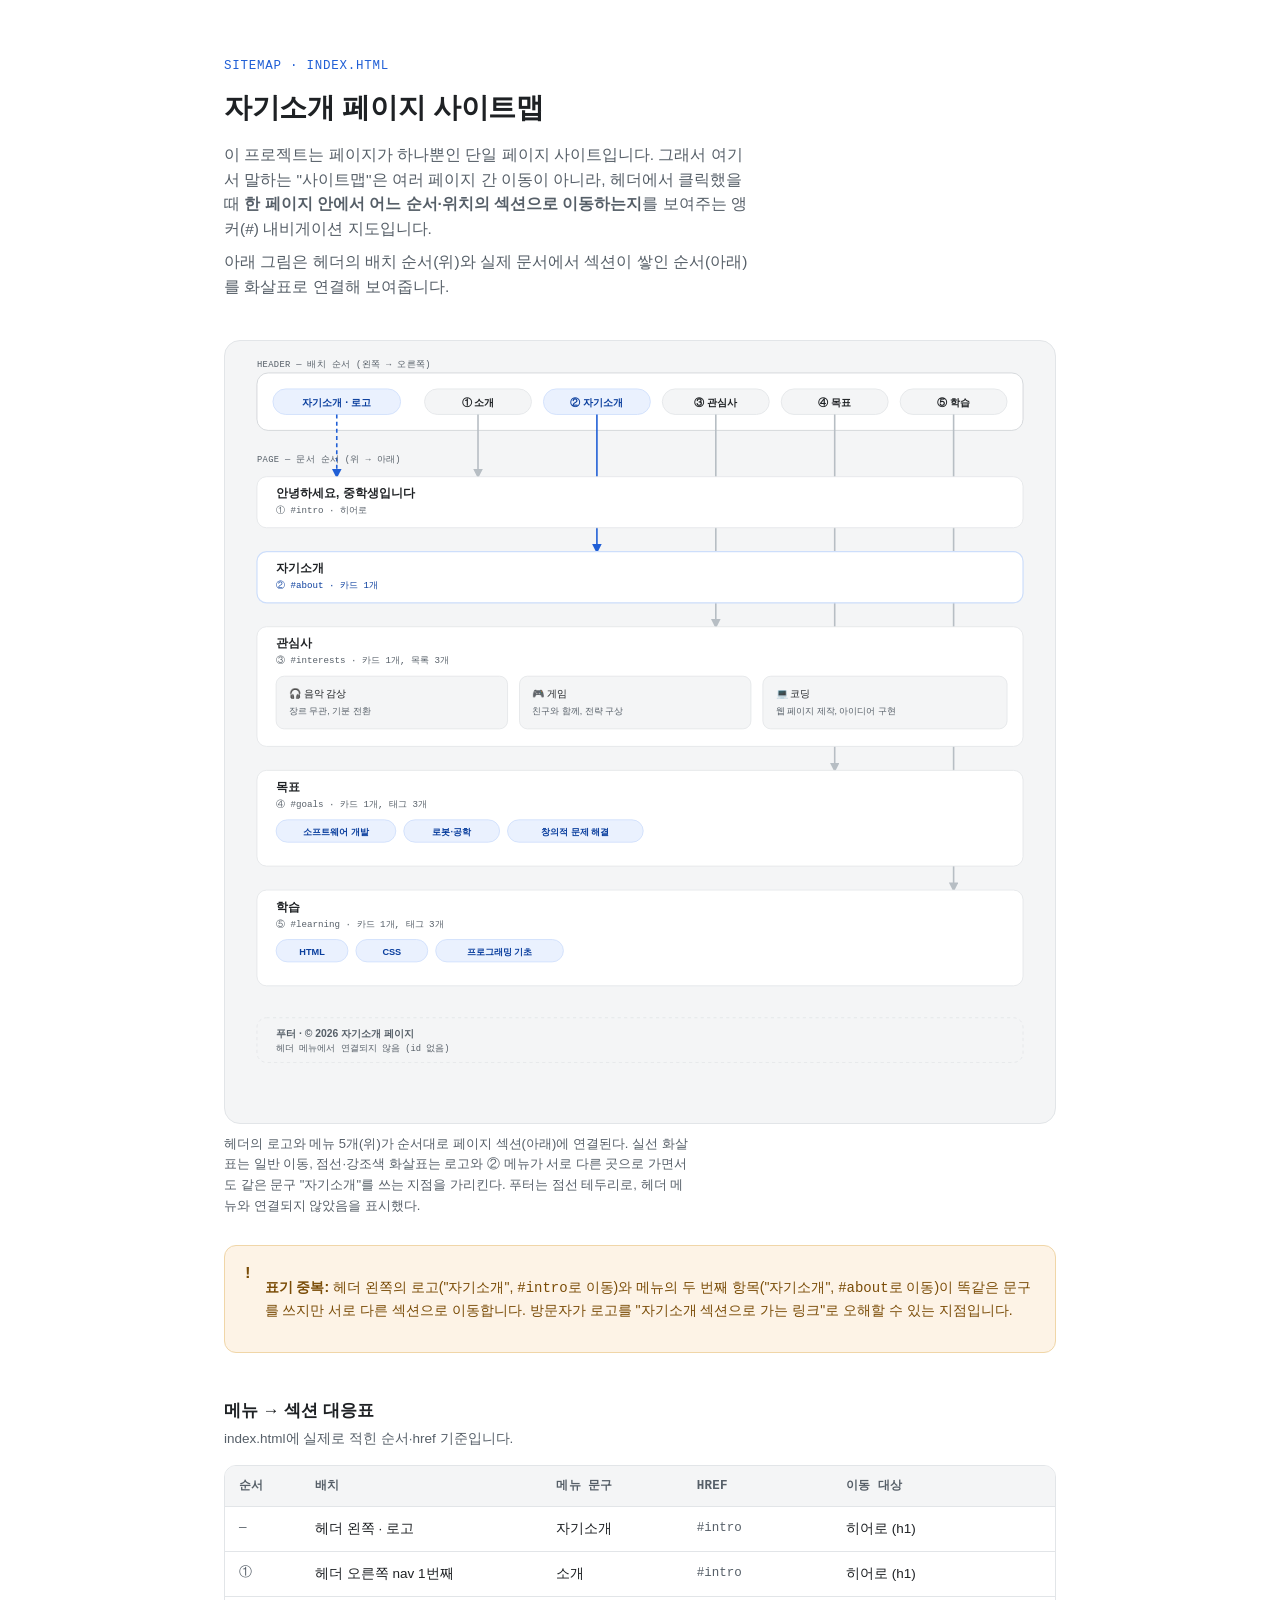
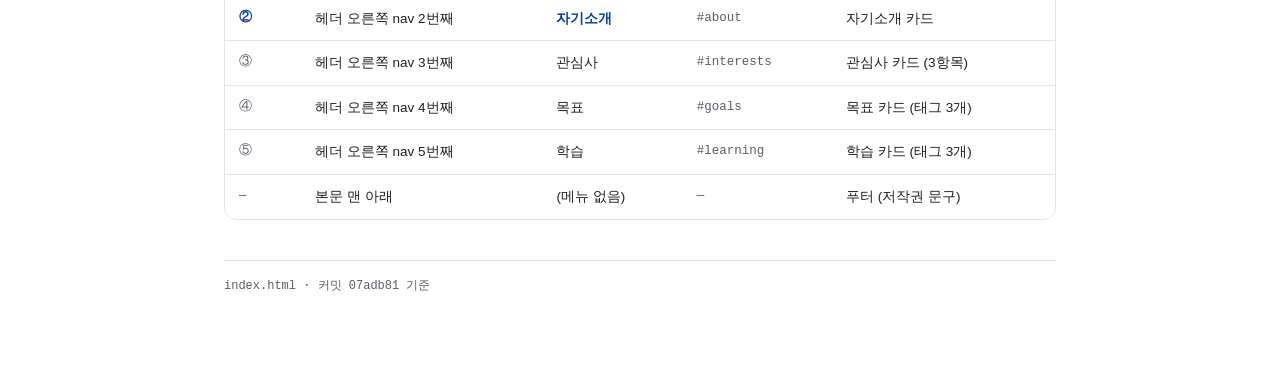
<file: sitemap.html>
<!DOCTYPE html>
<html lang="ko">
<head>
<meta charset="UTF-8">
<meta name="viewport" content="width=device-width, initial-scale=1.0">
<title>자기소개 페이지 사이트맵</title>
<style>
  :root {
    --sm-bg: #ffffff;
    --sm-bg-subtle: #f4f5f6;
    --sm-surface: #ffffff;
    --sm-border: #e2e5e8;
    --sm-border-strong: #cdd1d5;
    --sm-text: #1e2124;
    --sm-text-secondary: #565f68;
    --sm-line: #b7bec4;
    --sm-accent: #205fd6;
    --sm-accent-strong: #0b3f9e;
    --sm-accent-soft: #eaf1fe;
    --sm-accent-soft-border: #cddefb;
    --sm-warn-bg: #fdf3e6;
    --sm-warn-border: #f0d6a8;
    --sm-warn-text: #7a4c07;

    --font-sans: -apple-system, BlinkMacSystemFont, "Apple SD Gothic Neo",
      "Malgun Gothic", "Noto Sans KR", sans-serif;
    --font-mono: ui-monospace, "SF Mono", SFMono-Regular, Menlo, Consolas,
      monospace;
  }

  @media (prefers-color-scheme: dark) {
    :root:not([data-theme="light"]) {
      --sm-bg: #14171b;
      --sm-bg-subtle: #1a1e23;
      --sm-surface: #1c2126;
      --sm-border: #2c333a;
      --sm-border-strong: #3c454e;
      --sm-text: #e8eaed;
      --sm-text-secondary: #9aa4ad;
      --sm-line: #4a545d;
      --sm-accent: #6fa0ff;
      --sm-accent-strong: #9cbeff;
      --sm-accent-soft: #1b2740;
      --sm-accent-soft-border: #2c3f66;
      --sm-warn-bg: #2b2210;
      --sm-warn-border: #5a4419;
      --sm-warn-text: #e3b673;
    }
  }

  :root[data-theme="dark"] {
    --sm-bg: #14171b;
    --sm-bg-subtle: #1a1e23;
    --sm-surface: #1c2126;
    --sm-border: #2c333a;
    --sm-border-strong: #3c454e;
    --sm-text: #e8eaed;
    --sm-text-secondary: #9aa4ad;
    --sm-line: #4a545d;
    --sm-accent: #6fa0ff;
    --sm-accent-strong: #9cbeff;
    --sm-accent-soft: #1b2740;
    --sm-accent-soft-border: #2c3f66;
    --sm-warn-bg: #2b2210;
    --sm-warn-border: #5a4419;
    --sm-warn-text: #e3b673;
  }

  * {
    box-sizing: border-box;
  }

  body {
    margin: 0;
    background: var(--sm-bg);
    color: var(--sm-text);
    font-family: var(--font-sans);
    line-height: 1.6;
  }

  .page {
    max-width: 880px;
    margin: 0 auto;
    padding: 56px 24px 80px;
  }

  .eyebrow {
    font-family: var(--font-mono);
    font-size: 12.5px;
    letter-spacing: 0.06em;
    color: var(--sm-accent);
    text-transform: uppercase;
    margin: 0 0 10px;
  }

  h1 {
    font-size: 28px;
    font-weight: 700;
    margin: 0 0 12px;
    text-wrap: balance;
    letter-spacing: -0.01em;
  }

  .lede {
    font-size: 15.5px;
    color: var(--sm-text-secondary);
    max-width: 62ch;
    margin: 0 0 8px;
  }

  .lede + .lede {
    margin-top: 6px;
  }

  .meta {
    font-family: var(--font-mono);
    font-size: 12px;
    color: var(--sm-text-secondary);
    margin-top: 18px;
  }

  figure {
    margin: 40px 0 0;
  }

  .diagram-frame {
    background: var(--sm-bg-subtle);
    border: 1px solid var(--sm-border);
    border-radius: 16px;
    padding: 16px;
    overflow-x: auto;
  }

  svg {
    display: block;
    width: 100%;
    height: auto;
    min-width: 640px;
  }

  figcaption {
    font-size: 13px;
    color: var(--sm-text-secondary);
    margin-top: 10px;
    max-width: 65ch;
  }

  .callout {
    display: flex;
    gap: 12px;
    margin-top: 28px;
    padding: 16px 18px;
    background: var(--sm-warn-bg);
    border: 1px solid var(--sm-warn-border);
    border-radius: 12px;
  }

  .callout__mark {
    font-family: var(--font-mono);
    font-weight: 700;
    color: var(--sm-warn-text);
    flex-shrink: 0;
  }

  .callout__body {
    font-size: 14px;
    color: var(--sm-warn-text);
  }

  .callout__body strong {
    font-weight: 700;
  }

  h2 {
    font-size: 17px;
    font-weight: 700;
    margin: 44px 0 4px;
  }

  .section-note {
    font-size: 13.5px;
    color: var(--sm-text-secondary);
    margin: 0 0 16px;
  }

  .table-wrap {
    overflow-x: auto;
    border: 1px solid var(--sm-border);
    border-radius: 12px;
  }

  table {
    width: 100%;
    border-collapse: collapse;
    font-size: 13.5px;
    min-width: 620px;
  }

  thead th {
    text-align: left;
    font-family: var(--font-mono);
    font-size: 11.5px;
    letter-spacing: 0.02em;
    text-transform: uppercase;
    color: var(--sm-text-secondary);
    background: var(--sm-bg-subtle);
    padding: 10px 14px;
    border-bottom: 1px solid var(--sm-border);
  }

  tbody td {
    padding: 11px 14px;
    border-bottom: 1px solid var(--sm-border);
    vertical-align: top;
    color: var(--sm-text);
  }

  tbody tr:last-child td {
    border-bottom: none;
  }

  tbody tr.is-collision td:first-child,
  tbody tr.is-collision td:nth-child(3) {
    color: var(--sm-accent-strong);
    font-weight: 600;
  }

  td.mono,
  th.mono {
    font-family: var(--font-mono);
    font-size: 12.5px;
    color: var(--sm-text-secondary);
    white-space: nowrap;
  }

  .foot-note {
    margin-top: 40px;
    font-family: var(--font-mono);
    font-size: 12px;
    color: var(--sm-text-secondary);
    border-top: 1px solid var(--sm-border);
    padding-top: 16px;
  }
</style>
</head>
<body>
<div class="page">
  <p class="eyebrow">sitemap · index.html</p>
  <h1>자기소개 페이지 사이트맵</h1>
  <p class="lede">
    이 프로젝트는 페이지가 하나뿐인 단일 페이지 사이트입니다. 그래서 여기서
    말하는 "사이트맵"은 여러 페이지 간 이동이 아니라, 헤더에서 클릭했을 때
    <strong>한 페이지 안에서 어느 순서·위치의 섹션으로 이동하는지</strong>를
    보여주는 앵커(#) 내비게이션 지도입니다.
  </p>
  <p class="lede">
    아래 그림은 헤더의 배치 순서(위)와 실제 문서에서 섹션이 쌓인 순서(아래)를
    화살표로 연결해 보여줍니다.
  </p>

  <figure>
    <div class="diagram-frame">
      <svg viewBox="0 0 1000 940" role="img" aria-label="헤더의 로고와 5개 메뉴(소개, 자기소개, 관심사, 목표, 학습)가 각각 페이지의 히어로, 자기소개, 관심사, 목표, 학습 섹션으로 순서대로 연결되며, 로고와 두 번째 메뉴가 같은 '자기소개' 문구를 쓰면서도 서로 다른 섹션으로 연결되는 것을 보여주는 다이어그램. 푸터는 헤더 메뉴와 연결되어 있지 않다.">
        <defs>
          <marker id="arrow-n" viewBox="0 0 10 10" refX="8" refY="5" markerWidth="6" markerHeight="6" orient="auto-start-reverse">
            <path d="M0,0 L10,5 L0,10 z" fill="var(--sm-line)"></path>
          </marker>
          <marker id="arrow-a" viewBox="0 0 10 10" refX="8" refY="5" markerWidth="6" markerHeight="6" orient="auto-start-reverse">
            <path d="M0,0 L10,5 L0,10 z" fill="var(--sm-accent)"></path>
          </marker>
        </defs>

        <text x="20" y="12" font-family="var(--font-mono)" font-size="11" fill="var(--sm-text-secondary)" letter-spacing="0.04em">HEADER — 배치 순서 (왼쪽 → 오른쪽)</text>

        <rect x="20" y="20" width="960" height="72" rx="14" fill="var(--sm-surface)" stroke="var(--sm-border-strong)"></rect>

        <rect x="40" y="40" width="160" height="32" rx="16" fill="var(--sm-accent-soft)" stroke="var(--sm-accent-soft-border)"></rect>
        <text x="120" y="61" text-anchor="middle" font-family="var(--font-sans)" font-size="13" font-weight="700" fill="var(--sm-accent-strong)">자기소개 · 로고</text>

        <rect x="230" y="40" width="134" height="32" rx="16" fill="var(--sm-bg-subtle)" stroke="var(--sm-border)"></rect>
        <text x="297" y="61" text-anchor="middle" font-family="var(--font-sans)" font-size="13" font-weight="600" fill="var(--sm-text)">① 소개</text>

        <rect x="379" y="40" width="134" height="32" rx="16" fill="var(--sm-accent-soft)" stroke="var(--sm-accent-soft-border)"></rect>
        <text x="446" y="61" text-anchor="middle" font-family="var(--font-sans)" font-size="13" font-weight="700" fill="var(--sm-accent-strong)">② 자기소개</text>

        <rect x="528" y="40" width="134" height="32" rx="16" fill="var(--sm-bg-subtle)" stroke="var(--sm-border)"></rect>
        <text x="595" y="61" text-anchor="middle" font-family="var(--font-sans)" font-size="13" font-weight="600" fill="var(--sm-text)">③ 관심사</text>

        <rect x="677" y="40" width="134" height="32" rx="16" fill="var(--sm-bg-subtle)" stroke="var(--sm-border)"></rect>
        <text x="744" y="61" text-anchor="middle" font-family="var(--font-sans)" font-size="13" font-weight="600" fill="var(--sm-text)">④ 목표</text>

        <rect x="826" y="40" width="134" height="32" rx="16" fill="var(--sm-bg-subtle)" stroke="var(--sm-border)"></rect>
        <text x="893" y="61" text-anchor="middle" font-family="var(--font-sans)" font-size="13" font-weight="600" fill="var(--sm-text)">⑤ 학습</text>

        <line x1="120" y1="72" x2="120" y2="150" stroke="var(--sm-accent)" stroke-width="2" stroke-dasharray="5 4" marker-end="url(#arrow-a)"></line>
        <line x1="297" y1="72" x2="297" y2="150" stroke="var(--sm-line)" stroke-width="2" marker-end="url(#arrow-n)"></line>
        <line x1="446" y1="72" x2="446" y2="244" stroke="var(--sm-accent)" stroke-width="2" marker-end="url(#arrow-a)"></line>
        <line x1="595" y1="72" x2="595" y2="338" stroke="var(--sm-line)" stroke-width="2" marker-end="url(#arrow-n)"></line>
        <line x1="744" y1="72" x2="744" y2="518" stroke="var(--sm-line)" stroke-width="2" marker-end="url(#arrow-n)"></line>
        <line x1="893" y1="72" x2="893" y2="668" stroke="var(--sm-line)" stroke-width="2" marker-end="url(#arrow-n)"></line>

        <text x="20" y="132" font-family="var(--font-mono)" font-size="11" fill="var(--sm-text-secondary)" letter-spacing="0.04em">PAGE — 문서 순서 (위 → 아래)</text>

        <rect x="20" y="150" width="960" height="64" rx="12" fill="var(--sm-surface)" stroke="var(--sm-border)"></rect>
        <text x="44" y="176" font-family="var(--font-sans)" font-size="15" font-weight="700" fill="var(--sm-text)">안녕하세요, 중학생입니다</text>
        <text x="44" y="196" font-family="var(--font-mono)" font-size="11.5" fill="var(--sm-text-secondary)">① #intro · 히어로</text>

        <rect x="20" y="244" width="960" height="64" rx="12" fill="var(--sm-surface)" stroke="var(--sm-accent-soft-border)" stroke-width="1.5"></rect>
        <text x="44" y="270" font-family="var(--font-sans)" font-size="15" font-weight="700" fill="var(--sm-text)">자기소개</text>
        <text x="44" y="290" font-family="var(--font-mono)" font-size="11.5" fill="var(--sm-accent-strong)">② #about · 카드 1개</text>

        <rect x="20" y="338" width="960" height="150" rx="12" fill="var(--sm-surface)" stroke="var(--sm-border)"></rect>
        <text x="44" y="364" font-family="var(--font-sans)" font-size="15" font-weight="700" fill="var(--sm-text)">관심사</text>
        <text x="44" y="384" font-family="var(--font-mono)" font-size="11.5" fill="var(--sm-text-secondary)">③ #interests · 카드 1개, 목록 3개</text>
        <rect x="44" y="400" width="290" height="66" rx="10" fill="var(--sm-bg-subtle)" stroke="var(--sm-border)"></rect>
        <text x="60" y="426" font-family="var(--font-sans)" font-size="12.5" fill="var(--sm-text)">🎧 음악 감상</text>
        <text x="60" y="448" font-family="var(--font-sans)" font-size="11" fill="var(--sm-text-secondary)">장르 무관, 기분 전환</text>
        <rect x="349" y="400" width="290" height="66" rx="10" fill="var(--sm-bg-subtle)" stroke="var(--sm-border)"></rect>
        <text x="365" y="426" font-family="var(--font-sans)" font-size="12.5" fill="var(--sm-text)">🎮 게임</text>
        <text x="365" y="448" font-family="var(--font-sans)" font-size="11" fill="var(--sm-text-secondary)">친구와 함께, 전략 구상</text>
        <rect x="654" y="400" width="306" height="66" rx="10" fill="var(--sm-bg-subtle)" stroke="var(--sm-border)"></rect>
        <text x="670" y="426" font-family="var(--font-sans)" font-size="12.5" fill="var(--sm-text)">💻 코딩</text>
        <text x="670" y="448" font-family="var(--font-sans)" font-size="11" fill="var(--sm-text-secondary)">웹 페이지 제작, 아이디어 구현</text>

        <rect x="20" y="518" width="960" height="120" rx="12" fill="var(--sm-surface)" stroke="var(--sm-border)"></rect>
        <text x="44" y="544" font-family="var(--font-sans)" font-size="15" font-weight="700" fill="var(--sm-text)">목표</text>
        <text x="44" y="564" font-family="var(--font-mono)" font-size="11.5" fill="var(--sm-text-secondary)">④ #goals · 카드 1개, 태그 3개</text>
        <rect x="44" y="580" width="150" height="28" rx="14" fill="var(--sm-accent-soft)" stroke="var(--sm-accent-soft-border)"></rect>
        <text x="119" y="599" text-anchor="middle" font-family="var(--font-sans)" font-size="11.5" font-weight="600" fill="var(--sm-accent-strong)">소프트웨어 개발</text>
        <rect x="204" y="580" width="120" height="28" rx="14" fill="var(--sm-accent-soft)" stroke="var(--sm-accent-soft-border)"></rect>
        <text x="264" y="599" text-anchor="middle" font-family="var(--font-sans)" font-size="11.5" font-weight="600" fill="var(--sm-accent-strong)">로봇·공학</text>
        <rect x="334" y="580" width="170" height="28" rx="14" fill="var(--sm-accent-soft)" stroke="var(--sm-accent-soft-border)"></rect>
        <text x="419" y="599" text-anchor="middle" font-family="var(--font-sans)" font-size="11.5" font-weight="600" fill="var(--sm-accent-strong)">창의적 문제 해결</text>

        <rect x="20" y="668" width="960" height="120" rx="12" fill="var(--sm-surface)" stroke="var(--sm-border)"></rect>
        <text x="44" y="694" font-family="var(--font-sans)" font-size="15" font-weight="700" fill="var(--sm-text)">학습</text>
        <text x="44" y="714" font-family="var(--font-mono)" font-size="11.5" fill="var(--sm-text-secondary)">⑤ #learning · 카드 1개, 태그 3개</text>
        <rect x="44" y="730" width="90" height="28" rx="14" fill="var(--sm-accent-soft)" stroke="var(--sm-accent-soft-border)"></rect>
        <text x="89" y="749" text-anchor="middle" font-family="var(--font-sans)" font-size="11.5" font-weight="600" fill="var(--sm-accent-strong)">HTML</text>
        <rect x="144" y="730" width="90" height="28" rx="14" fill="var(--sm-accent-soft)" stroke="var(--sm-accent-soft-border)"></rect>
        <text x="189" y="749" text-anchor="middle" font-family="var(--font-sans)" font-size="11.5" font-weight="600" fill="var(--sm-accent-strong)">CSS</text>
        <rect x="244" y="730" width="160" height="28" rx="14" fill="var(--sm-accent-soft)" stroke="var(--sm-accent-soft-border)"></rect>
        <text x="324" y="749" text-anchor="middle" font-family="var(--font-sans)" font-size="11.5" font-weight="600" fill="var(--sm-accent-strong)">프로그래밍 기초</text>

        <rect x="20" y="828" width="960" height="56" rx="12" fill="var(--sm-bg-subtle)" stroke="var(--sm-border)" stroke-dasharray="4 4"></rect>
        <text x="44" y="852" font-family="var(--font-sans)" font-size="13" font-weight="600" fill="var(--sm-text-secondary)">푸터 · © 2026 자기소개 페이지</text>
        <text x="44" y="870" font-family="var(--font-mono)" font-size="11" fill="var(--sm-text-secondary)">헤더 메뉴에서 연결되지 않음 (id 없음)</text>
      </svg>
    </div>
    <figcaption>
      헤더의 로고와 메뉴 5개(위)가 순서대로 페이지 섹션(아래)에 연결된다. 실선
      화살표는 일반 이동, 점선·강조색 화살표는 로고와 ② 메뉴가 서로 다른
      곳으로 가면서도 같은 문구 "자기소개"를 쓰는 지점을 가리킨다. 푸터는
      점선 테두리로, 헤더 메뉴와 연결되지 않았음을 표시했다.
    </figcaption>
  </figure>

  <div class="callout">
    <span class="callout__mark">!</span>
    <p class="callout__body">
      <strong>표기 중복:</strong> 헤더 왼쪽의 로고("자기소개", <code>#intro</code>로 이동)와
      메뉴의 두 번째 항목("자기소개", <code>#about</code>로 이동)이 똑같은
      문구를 쓰지만 서로 다른 섹션으로 이동합니다. 방문자가 로고를 "자기소개
      섹션으로 가는 링크"로 오해할 수 있는 지점입니다.
    </p>
  </div>

  <h2>메뉴 → 섹션 대응표</h2>
  <p class="section-note">index.html에 실제로 적힌 순서·href 기준입니다.</p>
  <div class="table-wrap">
    <table>
      <thead>
        <tr>
          <th>순서</th>
          <th>배치</th>
          <th>메뉴 문구</th>
          <th class="mono">href</th>
          <th>이동 대상</th>
        </tr>
      </thead>
      <tbody>
        <tr>
          <td class="mono">—</td>
          <td>헤더 왼쪽 · 로고</td>
          <td>자기소개</td>
          <td class="mono">#intro</td>
          <td>히어로 (h1)</td>
        </tr>
        <tr>
          <td class="mono">①</td>
          <td>헤더 오른쪽 nav 1번째</td>
          <td>소개</td>
          <td class="mono">#intro</td>
          <td>히어로 (h1)</td>
        </tr>
        <tr class="is-collision">
          <td class="mono">②</td>
          <td>헤더 오른쪽 nav 2번째</td>
          <td>자기소개</td>
          <td class="mono">#about</td>
          <td>자기소개 카드</td>
        </tr>
        <tr>
          <td class="mono">③</td>
          <td>헤더 오른쪽 nav 3번째</td>
          <td>관심사</td>
          <td class="mono">#interests</td>
          <td>관심사 카드 (3항목)</td>
        </tr>
        <tr>
          <td class="mono">④</td>
          <td>헤더 오른쪽 nav 4번째</td>
          <td>목표</td>
          <td class="mono">#goals</td>
          <td>목표 카드 (태그 3개)</td>
        </tr>
        <tr>
          <td class="mono">⑤</td>
          <td>헤더 오른쪽 nav 5번째</td>
          <td>학습</td>
          <td class="mono">#learning</td>
          <td>학습 카드 (태그 3개)</td>
        </tr>
        <tr>
          <td class="mono">—</td>
          <td>본문 맨 아래</td>
          <td>(메뉴 없음)</td>
          <td class="mono">—</td>
          <td>푸터 (저작권 문구)</td>
        </tr>
      </tbody>
    </table>
  </div>

  <p class="foot-note">index.html · 커밋 07adb81 기준</p>
</div>
</body>
</html>
</file>
